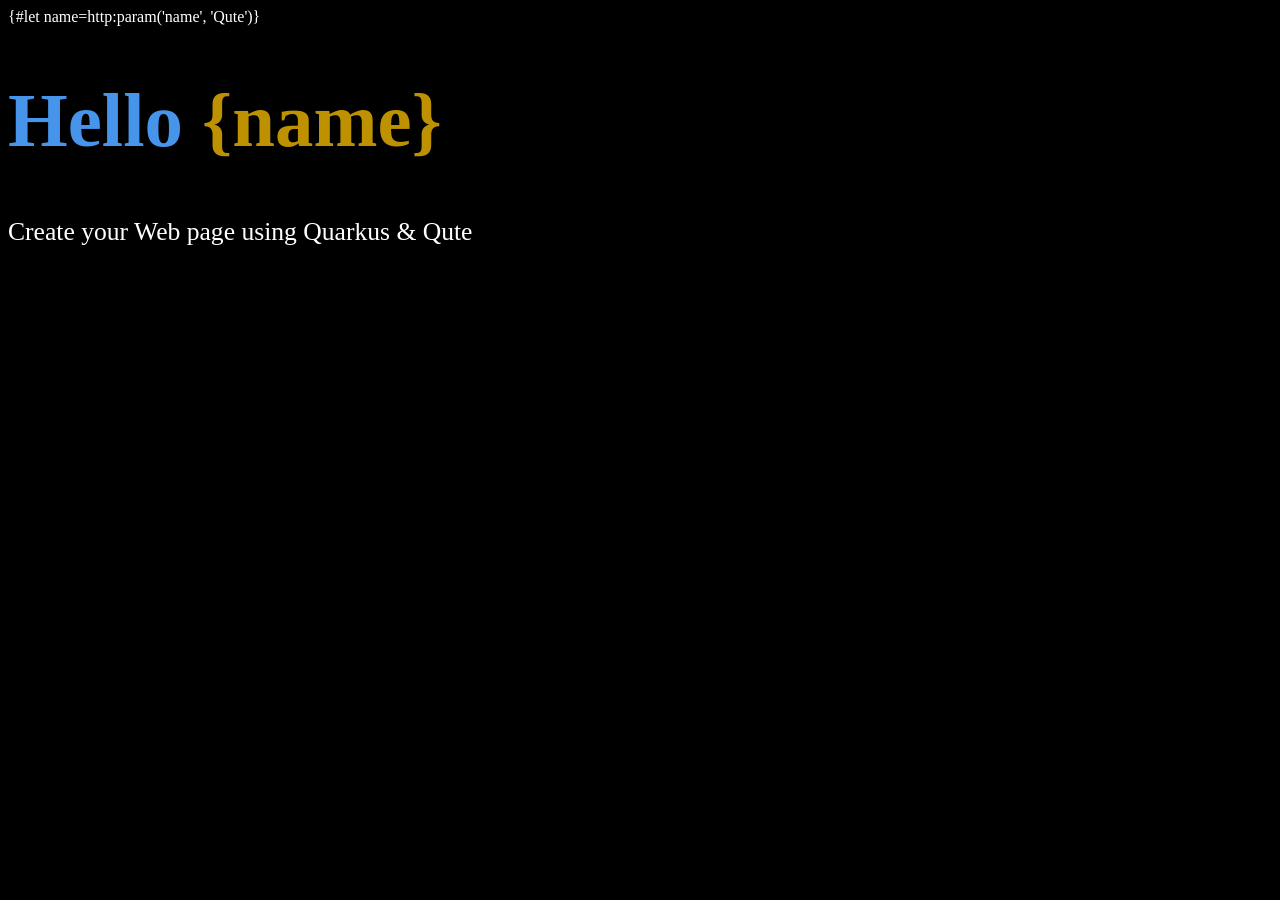
<file: src/main/resources/templates/pub/some-page.html>
{#let name=http:param('name', 'Qute')}
<!DOCTYPE html>
<html>
<head>
    <meta charset="UTF-8">
    <title>Hello {name}</title>
    <style>
        body {
            background-color: #000;
            color: #fff;
        }
        h1 {
            color: #4695EB;
            font-size: 6vw;
        }

        h1 b {
            color: #be9100;
        }

        p {
            font-size: 2vw;
        }
    </style>
</head>
<body>
<h1>Hello <b>{name}</b></h1>

<p>Create your Web page using Quarkus & Qute</p>
</body>
</html>
</file>
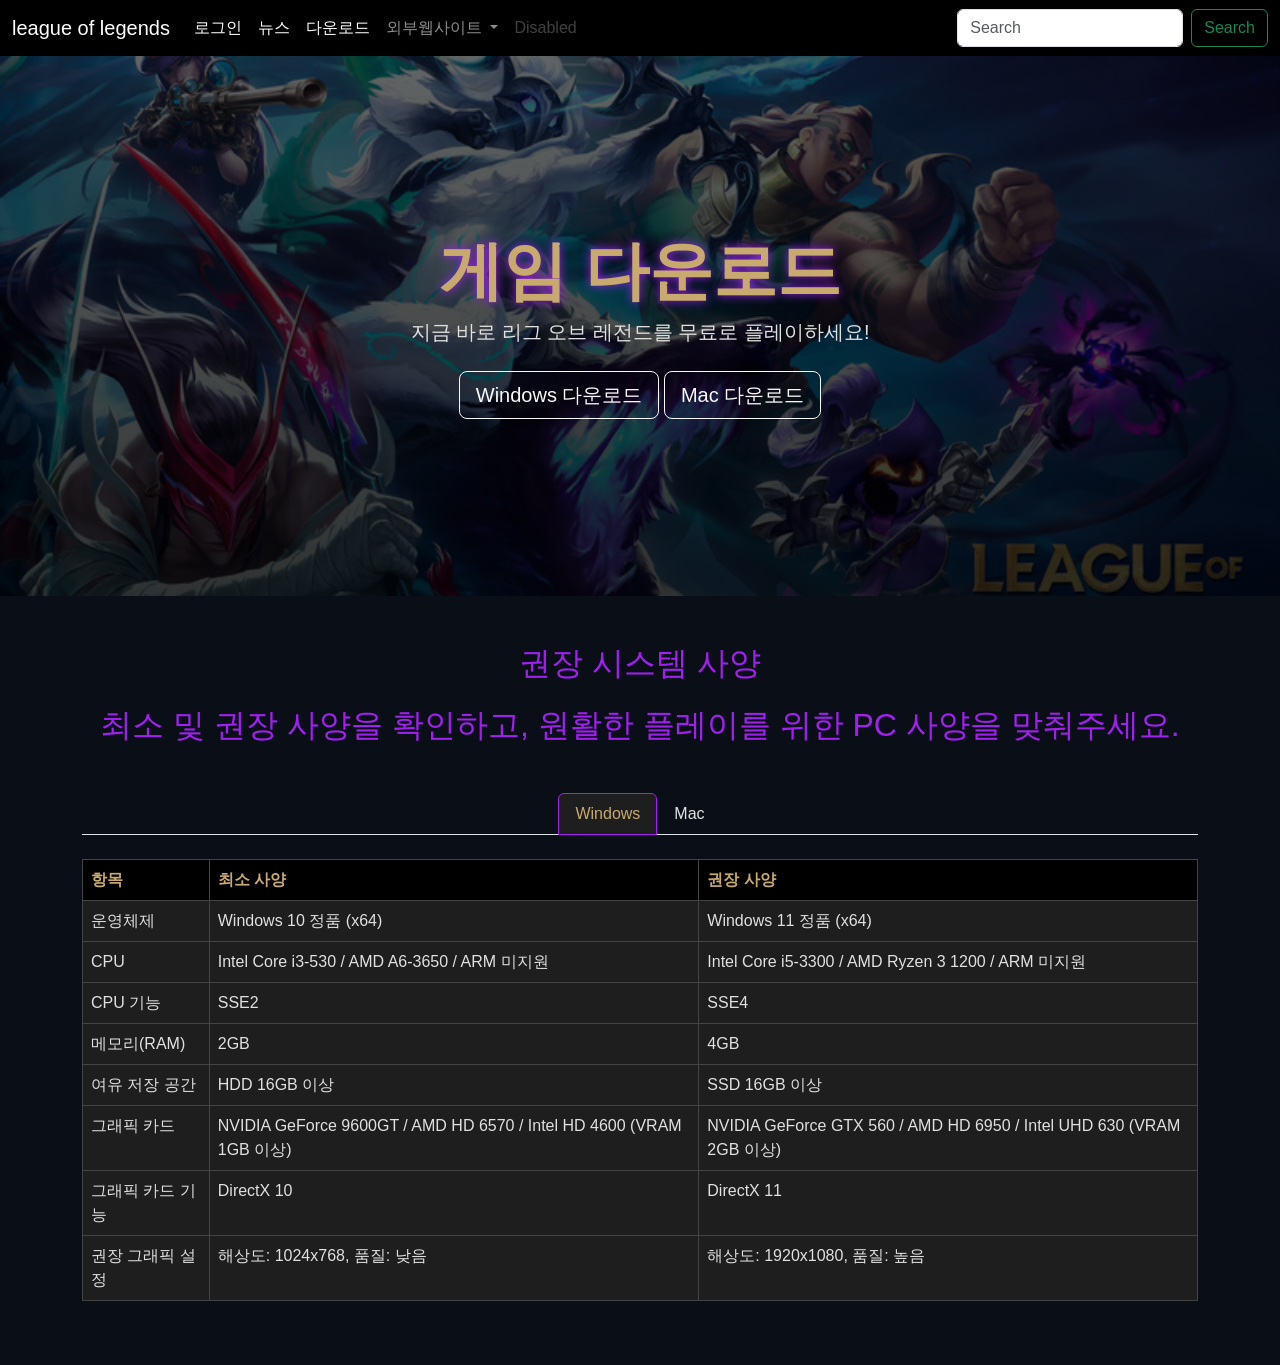
<file: src/main/resources/META-INF/resources/main_page_sub/download.html>
<!DOCTYPE html>
<html lang="ko">
<head>
    <meta charset="UTF-8">
    <meta name="viewport" content="width=device-width, initial-scale=1.0">
    <title>League of Legends - 메인 페이지</title>
    <!-- Bootstrap 5 CDN -->
    <link href="https://cdn.jsdelivr.net/npm/bootstrap@5.3.0/dist/css/bootstrap.min.css" rel="stylesheet">
    <script src="https://cdn.jsdelivr.net/npm/bootstrap@5.3.0/dist/js/bootstrap.bundle.min.js"></script>
    <!-- 커스텀 스타일 (LOL 테마 + 챔피언 호버 효과) -->
    <style>
        body { background-color: #0a0e17; color: #fff; font-family: 'Arial', sans-serif; }
        .navbar { background-color: #000; }
        .hero { background: linear-gradient(to bottom, #1e1e1e, #0a0e17); min-height: 60vh; }
        .accent-purple { color: #a020f0; }
        .accent-red { color: #ff0000; }
        .card { background-color: #1e1e1e; border: none; transition: transform 0.3s, box-shadow 0.3s; }
        .card:hover { transform: scale(1.05); box-shadow: 0 10px 20px rgba(160, 32, 240, 0.5); }
        .card-img-top { height: 200px; object-fit: cover; border-radius: 10px 10px 0 0; }
        .btn-primary { background-color: #a020f0; border: none; }
        .btn-primary:hover { background-color: #800080; }
    </style>
    <link rel="stylesheet" href="../css/download.css">
</head>
<body>

    <!-- 헤더 (Navbar) -->
    <!-- <nav class="navbar navbar-expand-lg navbar-dark">
        <div class="container-fluid">
            <a class="navbar-brand" href="https://www.leagueoflegends.com/ko-kr/"target="_blank">League of Legends</a>
            <button class="navbar-toggler" type="button" data-bs-toggle="collapse" data-bs-target="#navbarNav" aria-controls="navbarNav" aria-expanded="false" aria-label="Toggle navigation">
                <span class="navbar-toggler-icon"></span>
            </button>
            <div class="collapse navbar-collapse" id="navbarNav">
                <ul class="navbar-nav ms-auto">
                    <li class="nav-item"><a class="nav-link" href="#">뉴스</a></li>
                    <li class="nav-item"><a class="nav-link" href="#">챔피언</a></li>
                    <li class="nav-item"><a class="nav-link" href="#">다운로드</a></li>
                    <li class="nav-item"><a class="nav-link" href="#">로그인</a></li>
                    <li class="nav-item"><a class="nav-link" href="https://op.gg/ko"target="_blank">오피지지</a></li>
                </ul>
            </div>
        </div>
    </nav> -->

    <nav class="navbar navbar-expand-lg navbar-dark" data-bs-theme="light">
<div class="container-fluid">
  <a class="navbar-brand" href="#">league of legends</a>
  <button class="navbar-toggler" type="button" data-bs-toggle="collapse" data-bs-target="#navbarSupportedContent" aria-controls="navbarSupportedContent" aria-expanded="false" aria-label="Toggle navigation">
    <span class="navbar-toggler-icon"></span>
  </button>
  <div class="collapse navbar-collapse" id="navbarSupportedContent">
    <ul class="navbar-nav me-auto mb-2 mb-lg-0">
      <li class="nav-item">
        <a class="nav-link active" aria-current="page" href="#">로그인</a>
      </li>
      <li class="nav-item">
        <a class="nav-link active" aria-current="page" href="#">뉴스</a>
      </li>
      <li class="nav-item">
        <a class="nav-link active" aria-current="page" href="main_page_sub/download.html"target=_blank>다운로드</a>
      </li>
      <li class="nav-item dropdown">
        <a class="nav-link dropdown-toggle" href="#" role="button" data-bs-toggle="dropdown" aria-expanded="false">
          외부웹사이트
        </a>
        <ul class="dropdown-menu">
          <li><a class="dropdown-item" href="https://op.gg/ko"target=_blank>롤 전적</a></li>
          <li><a class="dropdown-item" href="https://op.gg/ko/lol/champions"target=_blank>챔피언 분석</a></li>
          <li><hr class="dropdown-divider"></li>
          <li><a class="dropdown-item" href="#">패치 내용</a></li>
        </ul>
      </li>
      <li class="nav-item">
        <a class="nav-link disabled" aria-disabled="true">Disabled</a>
      </li>
    </ul>
    <form class="d-flex" role="search">
      <input class="form-control me-2" type="search" placeholder="Search" aria-label="Search" />
      <button class="btn btn-outline-success" type="submit">Search</button>
    </form>
  </div>
</div>
</nav>

<!-- 히어로 배너 (공식 페이지 스타일) -->
<section class="hero">
    <div class="container">
        <h1>게임 다운로드</h1>
        <p class="lead mb-4">지금 바로 리그 오브 레전드를 무료로 플레이하세요!</p>
        <a href="../pds/lll.exe" class="btn btn-outline-light btn-lg" target="_blank">Windows 다운로드</a>
        <a href="#" class="btn btn-outline-light btn-lg" target="_blank">Mac 다운로드</a>
    </div>
</section>

<!-- 시스템 사양 섹션 -->
    <section class="container my-5">
        <h2 class="text-center mb-4 accent-purple">권장 시스템 사양</h2>
        <h2 class="text-center mb-5 accent-purple">최소 및 권장 사양을 확인하고, 원활한 플레이를 위한 PC 사양을 맞춰주세요.</h2>

        <!-- 탭: Windows / Mac (첨부 이미지처럼) -->
        <ul class="nav nav-tabs justify-content-center mb-4" id="osTabs" role="tablist">
            <li class="nav-item" role="presentation">
                <button class="nav-link active" id="windows-tab" data-bs-toggle="tab" data-bs-target="#windows" type="button" role="tab">Windows</button>
            </li>
            <li class="nav-item" role="presentation">
                <button class="nav-link" id="mac-tab" data-bs-toggle="tab" data-bs-target="#mac" type="button" role="tab">Mac</button>
            </li>
        </ul>

        <div class="tab-content">
            <!-- Windows 탭 -->
            <div class="tab-pane fade show active" id="windows" role="tabpanel">
                <div class="table-responsive">
                    <table class="table table-bordered table-hover">
                        <thead>
                            <tr>
                                <th>항목</th>
                                <th>최소 사양</th>
                                <th>권장 사양</th>
                            </tr>
                        </thead>
                        <tbody>
                            <tr><td>운영체제</td><td>Windows 10 정품 (x64)</td><td>Windows 11 정품 (x64)</td></tr>
                            <tr><td>CPU</td><td>Intel Core i3-530 / AMD A6-3650 / ARM 미지원</td><td>Intel Core i5-3300 / AMD Ryzen 3 1200 / ARM 미지원</td></tr>
                            <tr><td>CPU 기능</td><td>SSE2</td><td>SSE4</td></tr>
                            <tr><td>메모리(RAM)</td><td>2GB</td><td>4GB</td></tr>
                            <tr><td>여유 저장 공간</td><td>HDD 16GB 이상</td><td>SSD 16GB 이상</td></tr>
                            <tr><td>그래픽 카드</td><td>NVIDIA GeForce 9600GT / AMD HD 6570 / Intel HD 4600 (VRAM 1GB 이상)</td><td>NVIDIA GeForce GTX 560 / AMD HD 6950 / Intel UHD 630 (VRAM 2GB 이상)</td></tr>
                            <tr><td>그래픽 카드 기능</td><td>DirectX 10</td><td>DirectX 11</td></tr>
                            <tr><td>권장 그래픽 설정</td><td>해상도: 1024x768, 품질: 낮음</td><td>해상도: 1920x1080, 품질: 높음</td></tr>
                        </tbody>
                    </table>
                </div>
            </div>

            <!-- Mac 탭 (실제 사양 기반, 간단히 예시) -->
            <div class="tab-pane fade" id="mac" role="tabpanel">
                <div class="table-responsive">
                    <table class="table table-bordered table-hover">
                        <thead>
                            <tr>
                                <th>항목</th>
                                <th>최소 사양</th>
                                <th>권장 사양</th>
                            </tr>
                        </thead>
                        <tbody>
                            <tr><td>운영체제</td><td>macOS 10.15 이상</td><td>macOS 13 Ventura 이상</td></tr>
                            <tr><td>CPU</td><td>Intel Core i5 또는 Apple M1</td><td>Apple M2 이상</td></tr>
                            <tr><td>메모리(RAM)</td><td>4GB</td><td>8GB 이상</td></tr>
                            <tr><td>여유 저장 공간</td><td>SSD 16GB 이상</td><td>SSD 30GB 이상</td></tr>
                            <tr><td>그래픽</td><td>Metal 지원 GPU</td><td>Metal 2 지원 GPU</td></tr>
                        </tbody>
                    </table>
                </div>
            </div>
        </div>
    </section>


</body>
</html>
</file>
<file: src/main/resources/META-INF/resources/css/download.css>
body { 
    background-color: #0a0e17; 
    color: #e0e0e0; 
    font-family: 'Segoe UI', Arial, sans-serif; 
}

.hero {
    background: linear-gradient(rgba(0,0,0,0.6), rgba(0,0,0,0.8)), 
                url('../images/background.jpeg') center/cover no-repeat;
    min-height: 60vh;
    display: flex;
    align-items: center;
    justify-content: center;
    text-align: center;
    padding: 2rem;
}

.hero h1 { 
    font-size: 4rem; 
    font-weight: bold; 
    color: #c8aa6e;          /* LOL 골드 톤 */
    text-shadow: 0 0 10px #a020f0;
}

.btn-download {
    background-color: #a020f0;
    border: none;
    font-size: 1.3rem;
    padding: 1rem 2rem;
    margin: 1rem;
}

.btn-download:hover { 
    background-color: #800080; 
}

.nav-tabs .nav-link { 
    color: #e0e0e0; 
}

.nav-tabs .nav-link.active { 
    background-color: #1e1e1e; 
    color: #c8aa6e; 
    border-color: #a020f0; 
}

.table { 
    --bs-table-bg: #1e1e1e; 
    --bs-table-color: #e0e0e0; 
    --bs-table-border-color: #444;
}

.table th { 
    background-color: #000; 
    color: #c8aa6e; 
}

.card { 
    background-color: #1e1e1e; 
    border: 1px solid #444; 
}

.accent-purple { 
    color: #a020f0; 
}
</file>
